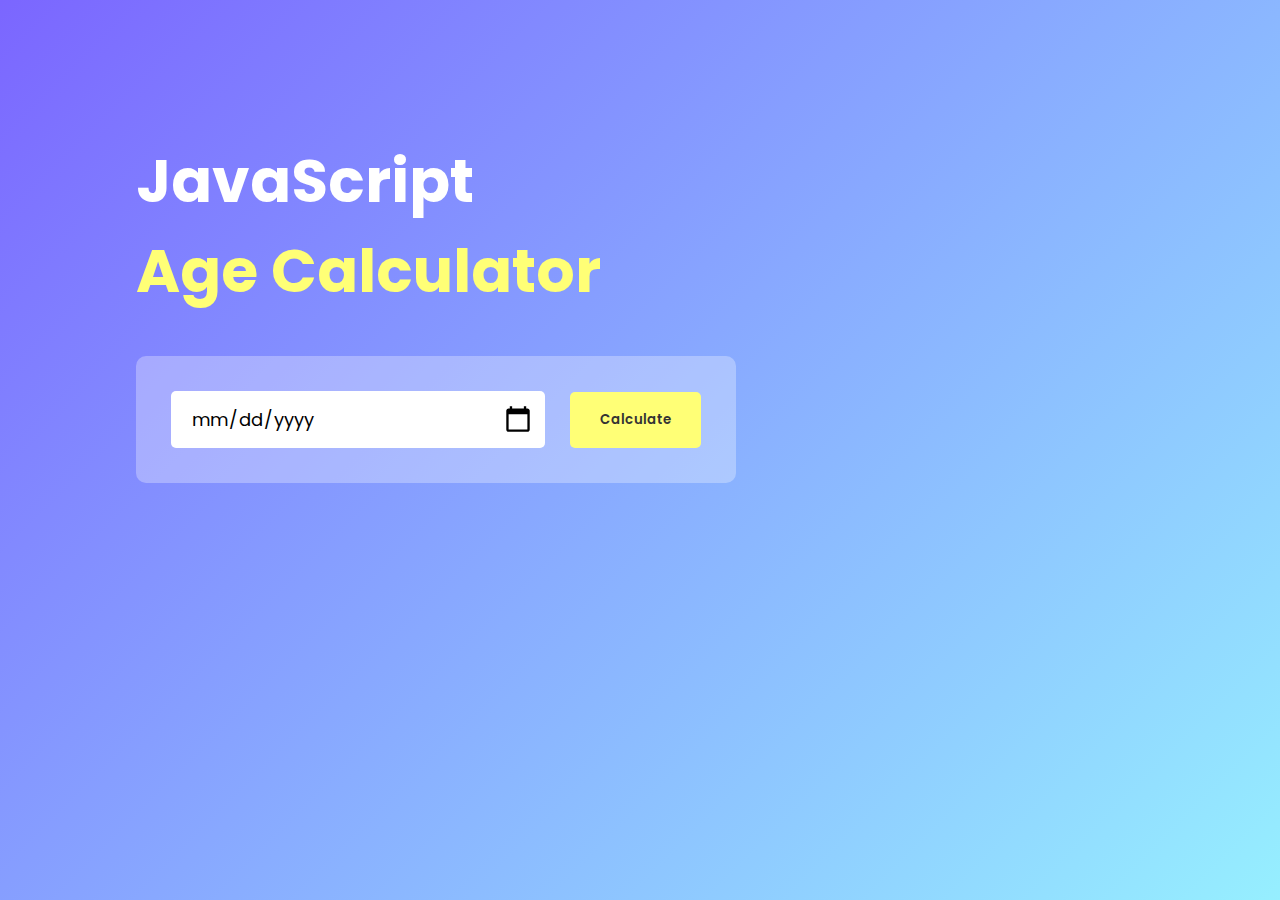
<file: ageCalculator/index.html>
<!DOCTYPE html>
<html lang="en">
  <head>
    <meta charset="UTF-8" />
    <meta name="viewport" content="width=device-width, initial-scale=1.0" />
    <title>JavaScript Age Calculator</title>
    <link rel="stylesheet" href="./style.css" />
  </head>
  <body>
    <div class="container">
      <div class="calculator">
        <h1>
          JavaScript <br />
          <span> Age Calculator </span>
        </h1>
        <div class="input-box">
          <input type="date" id="date" />
          <button onclick="calculateAge()">Calculate</button>
        </div>
        <p id="result"></p>
      </div>
    </div>
    <script src="./script.js"></script>
  </body>
</html>
</file>
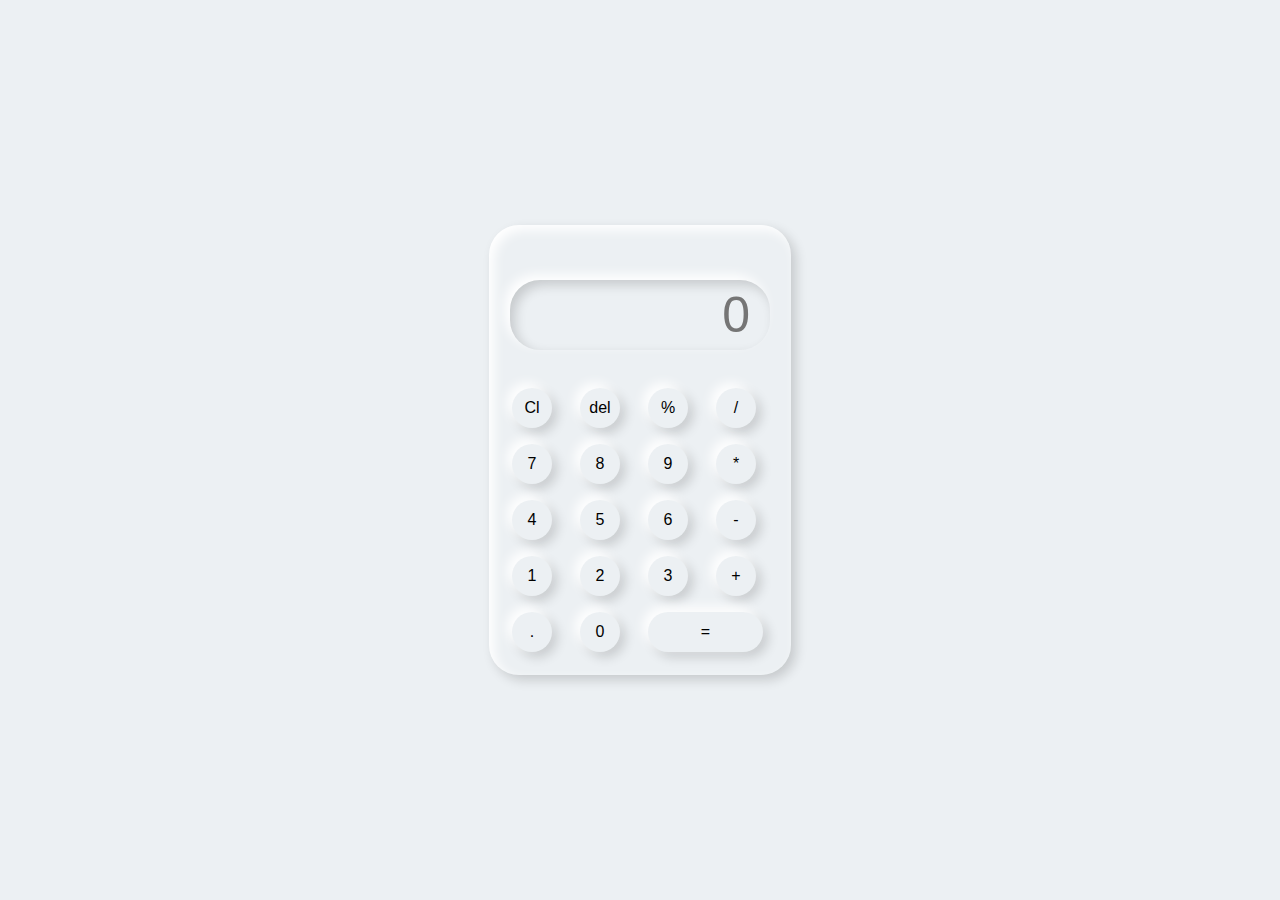
<file: Calculator/index.html>
<!DOCTYPE html>
<html lang="en">
  <head>
    <meta charset="UTF-8" />
    <meta name="viewport" content="width=device-width, initial-scale=1.0" />
    <title>Calculator</title>
    <link rel="stylesheet" href="./style.css" />
  </head>
  <body>
    <div class="container">
      <div class="calculator">
        <input type="text" placeholder="0" id="output-screen" />
        <button onclick="Clear()">Cl</button>
        <button onclick="del()">del</button>
        <button onclick="display('%')">%</button>
        <button onclick="display('/')">/</button>
        <button onclick="display('7')">7</button>
        <button onclick="display('8')">8</button>
        <button onclick="display('9')">9</button>
        <button onclick="display('*')">*</button>
        <button onclick="display('4')">4</button>
        <button onclick="display('5')">5</button>
        <button onclick="display('6')">6</button>
        <button onclick="display('-')">-</button>
        <button onclick="display('1')">1</button>
        <button onclick="display('2')">2</button>
        <button onclick="display('3')">3</button>
        <button onclick="display('+')">+</button>
        <button onclick="display('.')">.</button>
        <button onclick="display('0')">0</button>
        <button class="equal" onclick="calculate()">=</button>
      </div>
    </div>
    <script src="./script.js"></script>
  </body>
</html>
</file>
<file: ageCalculator/style.css>
@import url("https://fonts.googleapis.com/css2?family=Poppins&display=swap");

* {
  margin: 0;
  padding: 0;
  box-sizing: border-box;
  font-family: "Poppins", sans-serif;
}

.container {
  width: 100%;
  min-height: 100vh;
  background: linear-gradient(135deg, #7b66ff, #96efff);
  color: #fff;
  padding: 10px;
}
.calculator {
  width: 100%;
  max-width: 600px;
  margin-left: 10%;
  margin-top: 10%;
}

.calculator h1 {
  font-size: 60px;
}

.calculator h1 span {
  color: #ffff76;
}
.input-box {
  background-color: rgba(255, 255, 255, 0.3);
  display: flex;
  align-items: center;
  padding: 35px;
  margin: 40px 0;
  border-radius: 10px;
}

.input-box input {
  flex: 1;
  outline: none;
  border: none;
  margin-right: 25px;
  padding: 14px 20px;
  font-size: 18px;
  border-radius: 5px;
  position: relative;
}

.input-box input::-webkit-calendar-picker-indicator {
  top: 0;
  bottom: 0;
  left: 0;
  right: 0;
  width: auto;
  height: auto;
  position: absolute;
  background-position: calc(100% - 10px);
  background-size: 30px;
  cursor: pointer;
}
.input-box button {
  background-color: #ffff76;
  outline: 0;
  border: 0;
  padding: 18px 30px;
  border-radius: 5px;
  cursor: pointer;
  font-weight: 600;
  color: #333;
}

#result {
  font-size: 20px;
}

#result span {
  color: #ffff76;
}
</file>
<file: Calculator/style.css>
* {
  margin: 0;
  padding: 0;
  box-sizing: border-box;
  outline: none;
  font-family: sans-serif;
  background-color: #ecf0f3;
}

.container {
  height: 100vh;
  display: flex;
  justify-content: center;
  align-items: center;
}

.calculator {
  background-color: #ecf0f3;
  padding: 15px;
  border-radius: 30px;
  box-shadow: inset 5px 5px 12px #fff, 5px 5px 12px rgba(0, 0, 0, 0.16);
  display: grid;
  grid-template-columns: repeat(4, 68px);
}

input {
  grid-column: span 4;
  height: 70px;
  width: 260px;
  background-color: #ecf0f3;
  box-shadow: -5px -5px 12px #fff, inset 5px 5px 12px rgba(0, 0, 0, 0.16);
  border-radius: 30px;
  border: none;
  color: rgb(70, 70, 70);
  font-size: 50px;
  text-align: end;
  margin: auto;
  margin-top: 40px;
  margin-bottom: 30px;
  padding: 20px;
}

button{
    height: 40px;
    width: 40px;
    border-radius: 50%;
    border: none;
    background-color: #ecf0f3;
    box-shadow: -5px -5px 12px #fff,  5px 5px 12px rgba(0, 0, 0, .16);
    font-size: 16px;
    margin: 8px;
}

.equal{
    width: 115px;
    box-shadow: -5px -5px 12px #fff,  5px 5px 12px rgba(0, 0, 0, .16);
    border-radius: 40px;
}
</file>
